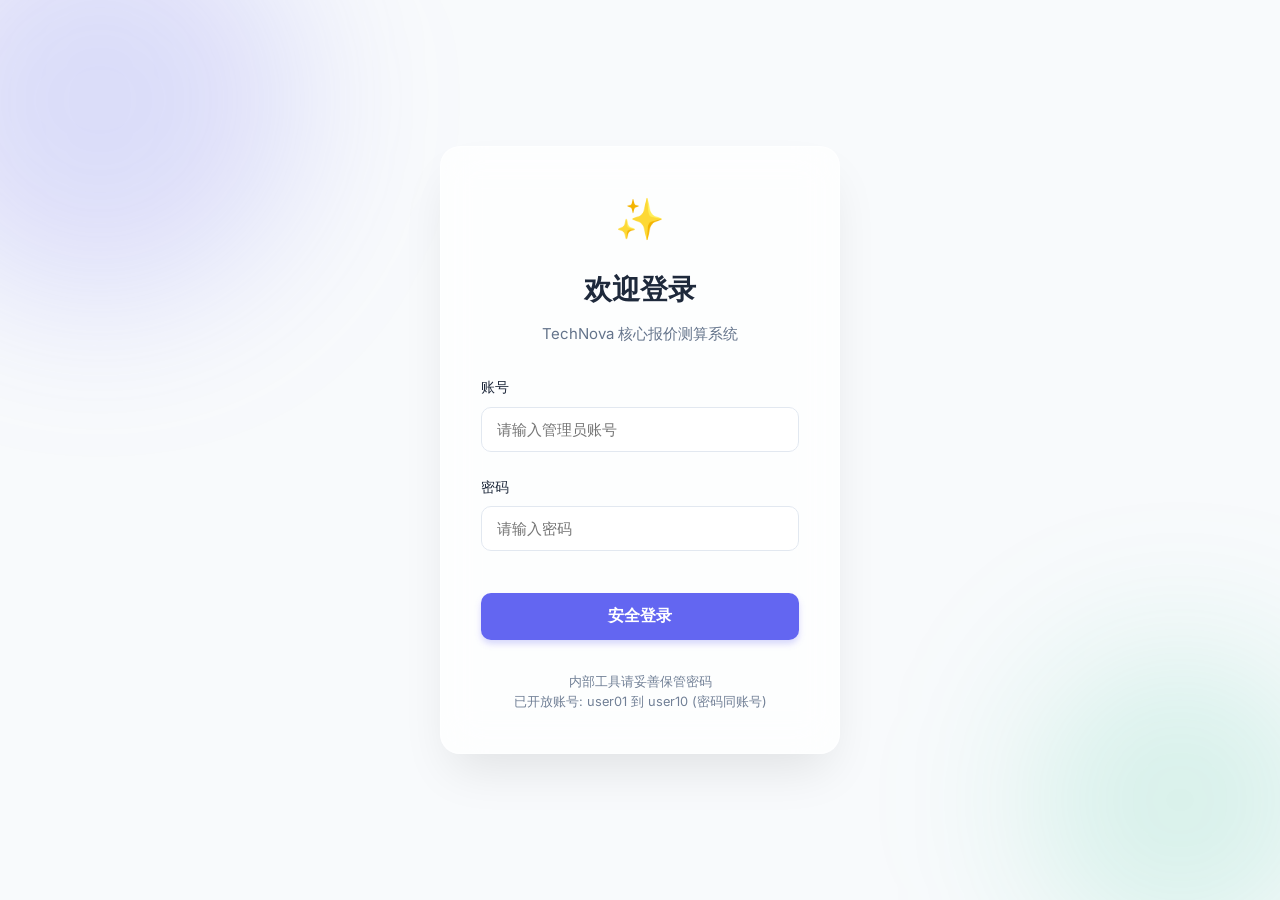
<file: login.html>
<!DOCTYPE html>
<html lang="zh-CN">

<head>
    <meta charset="UTF-8">
    <meta name="viewport" content="width=device-width, initial-scale=1.0">
    <title>登录系统 | TechNova</title>
    <!-- 引入谷歌字体 -->
    <link href="https://fonts.googleapis.com/css2?family=Inter:wght@400;500;600;700;800&display=swap" rel="stylesheet">
    <link rel="stylesheet" href="style.css">
    <script src="auth.js"></script>
</head>

<body class="login-body">
    <!-- 动态背景装饰 -->
    <div class="bg-shape shape-1"></div>
    <div class="bg-shape shape-2"></div>

    <div class="login-container">
        <div class="login-card glass-effect">
            <div class="login-header">
                <div class="logo-icon" style="font-size: 2.5rem; margin-bottom: 1rem;">✨</div>
                <h2>欢迎登录</h2>
                <p>TechNova 核心报价测算系统</p>
            </div>

            <form id="login-form" autocomplete="off">
                <div class="input-group" style="margin-bottom: 1.5rem;">
                    <label for="username">账号</label>
                    <div class="input-wrapper">
                        <input type="text" id="username" placeholder="请输入管理员账号" required>
                        <span class="focus-border"></span>
                    </div>
                </div>

                <div class="input-group" style="margin-bottom: 2rem;">
                    <label for="password">密码</label>
                    <div class="input-wrapper">
                        <input type="password" id="password" placeholder="请输入密码" required>
                        <span class="focus-border"></span>
                    </div>
                </div>

                <div id="login-error" class="hidden"
                    style="color: #e53e3e; font-size: 0.85rem; margin-bottom: 1rem; text-align: center;">
                    账号或密码不正确！
                </div>

                <button type="submit" class="btn-primary"
                    style="width: 100%; padding: 0.8rem; font-size: 1rem;">安全登录</button>
            </form>

            <div class="login-footer" style="text-align: center; margin-top: 2rem; font-size: 0.8rem; color: #718096;">
                内部工具请妥善保管密码 <br> 已开放账号: user01 到 user10 (密码同账号)
            </div>
        </div>
    </div>

    <script>
        // 检测是否已经处于登录状态，避免重复登录
        if (checkAuth()) {
            window.location.href = 'index.html';
        }

        document.getElementById('login-form').addEventListener('submit', function (e) {
            e.preventDefault();
            const user = document.getElementById('username').value;
            const pass = document.getElementById('password').value;
            const errDiv = document.getElementById('login-error');

            if (login(user, pass)) {
                // login.html里面login成功内部就会跳路由了
            } else {
                errDiv.classList.remove('hidden');
                // 震动效果动画(可选)
                const card = document.querySelector('.login-card');
                card.classList.add('shake');
                setTimeout(() => card.classList.remove('shake'), 500);
            }
        });
    </script>
</body>

</html>
</file>
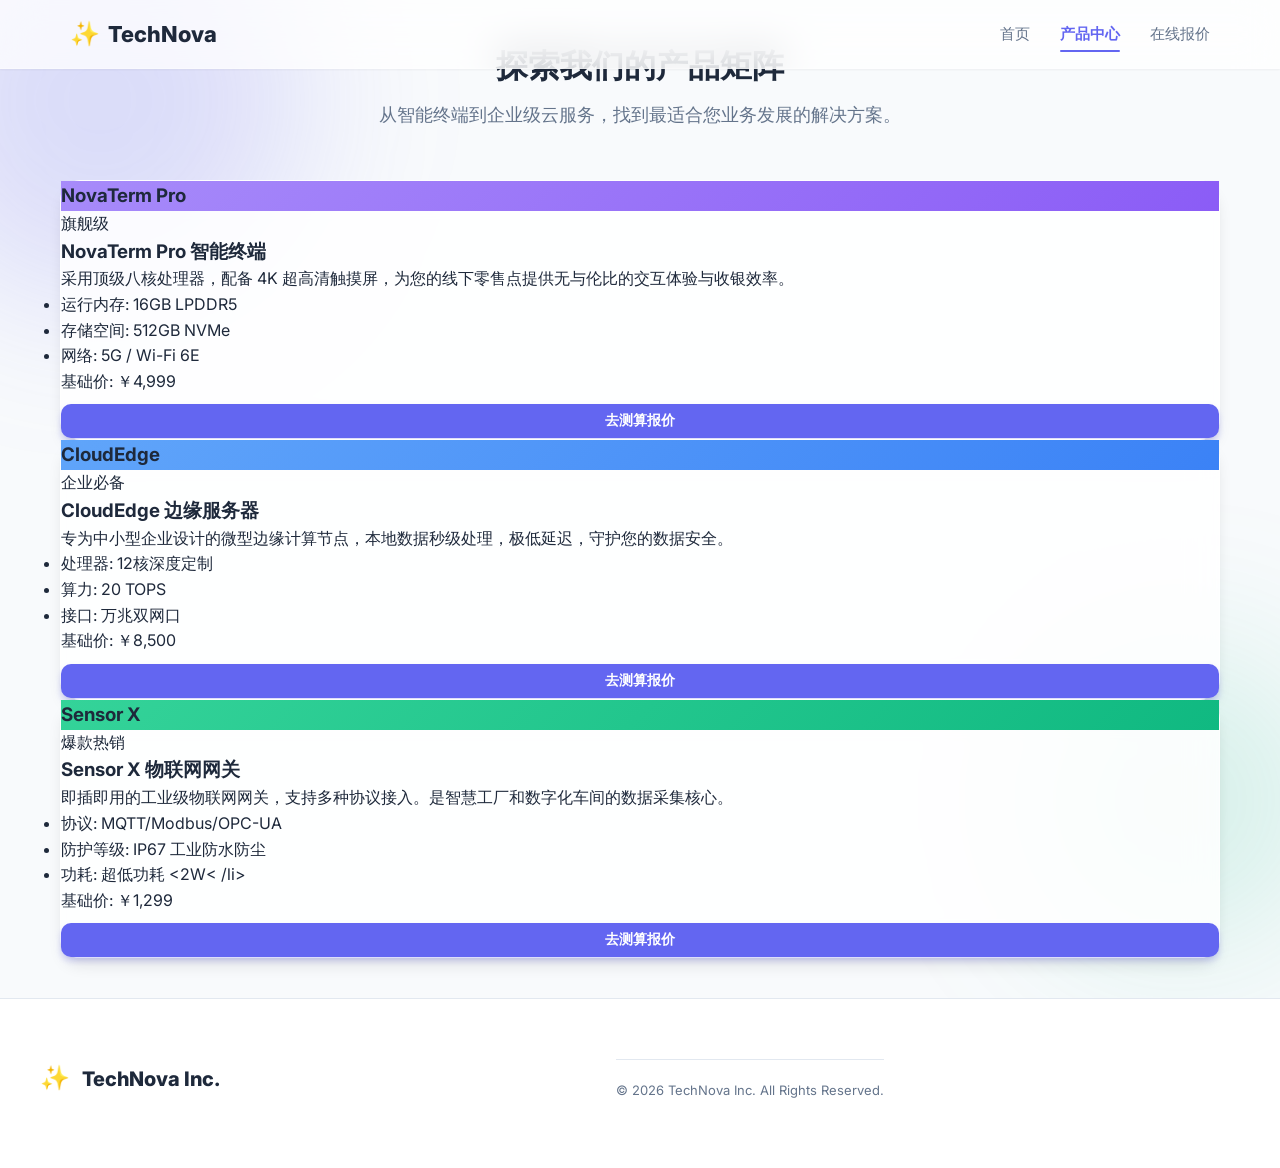
<file: products.html>
<!DOCTYPE html>
<html lang="zh-CN">

<head>
    <meta charset="UTF-8">
    <meta name="viewport" content="width=device-width, initial-scale=1.0">
    <title>产品中心 | TechNova</title>
    <link href="https://fonts.googleapis.com/css2?family=Inter:wght@400;500;600;700;800&display=swap" rel="stylesheet">
    <link rel="stylesheet" href="style.css">
</head>

<body>
    <div class="bg-shape shape-1"></div>
    <div class="bg-shape shape-2"></div>

    <!-- 全局导航栏 -->
    <nav class="global-nav glass-effect-nav">
        <div class="nav-container">
            <a href="index.html" class="nav-logo">
                <span class="logo-icon">✨</span> TechNova
            </a>
            <div class="nav-links">
                <a href="index.html" class="nav-link">首页</a>
                <a href="products.html" class="nav-link active">产品中心</a>
                <a href="quote.html" class="nav-link">在线报价</a>
            </div>
            <button class="mobile-menu-btn" id="mobileMenuBtn">
                <span></span><span></span><span></span>
            </button>
        </div>
    </nav>

    <!-- 主内容区 -->
    <main class="page-container">
        <div class="page-header">
            <h2>探索我们的产品矩阵</h2>
            <p>从智能终端到企业级云服务，找到最适合您业务发展的解决方案。</p>
        </div>

        <!-- 产品列表网格 -->
        <div class="products-grid">
            <!-- 产品卡片 1 -->
            <div class="product-card glass-effect">
                <div class="product-image" style="background: linear-gradient(135deg, #a78bfa, #8b5cf6);">
                    <h3>NovaTerm Pro</h3>
                </div>
                <div class="product-info">
                    <span class="product-badge">旗舰级</span>
                    <h3 class="product-name">NovaTerm Pro 智能终端</h3>
                    <p class="product-desc">采用顶级八核处理器，配备 4K 超高清触摸屏，为您的线下零售点提供无与伦比的交互体验与收银效率。</p>
                    <ul class="product-specs">
                        <li>运行内存: 16GB LPDDR5</li>
                        <li>存储空间: 512GB NVMe</li>
                        <li>网络: 5G / Wi-Fi 6E</li>
                    </ul>
                    <div class="product-price-action">
                        <div class="base-price">基础价: ￥4,999</div>
                        <button class="btn-primary btn-sm"
                            onclick="jumpToQuote('NovaTerm Pro 智能终端', 4999)">去测算报价</button>
                    </div>
                </div>
            </div>

            <!-- 产品卡片 2 -->
            <div class="product-card glass-effect">
                <div class="product-image" style="background: linear-gradient(135deg, #60a5fa, #3b82f6);">
                    <h3>CloudEdge</h3>
                </div>
                <div class="product-info">
                    <span class="product-badge">企业必备</span>
                    <h3 class="product-name">CloudEdge 边缘服务器</h3>
                    <p class="product-desc">专为中小型企业设计的微型边缘计算节点，本地数据秒级处理，极低延迟，守护您的数据安全。</p>
                    <ul class="product-specs">
                        <li>处理器: 12核深度定制</li>
                        <li>算力: 20 TOPS</li>
                        <li>接口: 万兆双网口</li>
                    </ul>
                    <div class="product-price-action">
                        <div class="base-price">基础价: ￥8,500</div>
                        <button class="btn-primary btn-sm" onclick="jumpToQuote('CloudEdge 边缘服务器', 8500)">去测算报价</button>
                    </div>
                </div>
            </div>

            <!-- 产品卡片 3 -->
            <div class="product-card glass-effect">
                <div class="product-image" style="background: linear-gradient(135deg, #34d399, #10b981);">
                    <h3>Sensor X</h3>
                </div>
                <div class="product-info">
                    <span class="product-badge">爆款热销</span>
                    <h3 class="product-name">Sensor X 物联网网关</h3>
                    <p class="product-desc">即插即用的工业级物联网网关，支持多种协议接入。是智慧工厂和数字化车间的数据采集核心。</p>
                    <ul class="product-specs">
                        <li>协议: MQTT/Modbus/OPC-UA</li>
                        <li>防护等级: IP67 工业防水防尘</li>
                        <li>功耗: 超低功耗 <2W< /li>
                    </ul>
                    <div class="product-price-action">
                        <div class="base-price">基础价: ￥1,299</div>
                        <button class="btn-primary btn-sm" onclick="jumpToQuote('Sensor X 物联网网关', 1299)">去测算报价</button>
                    </div>
                </div>
            </div>
        </div>
    </main>

    <!-- 全局页脚 -->
    <footer class="global-footer">
        <div class="footer-content">
            <div class="footer-brand">
                <div class="logo-icon">✨</div>
                <span>TechNova Inc.</span>
            </div>
            <div class="footer-bottom">
                <p>&copy; 2026 TechNova Inc. All Rights Reserved.</p>
            </div>
        </div>
    </footer>

    <script src="main.js"></script>
    <script>
        // 跳转到报价页面并携带参数
        function jumpToQuote(productName, costPrice) {
            // 利用 URL 参数传递产品信息
            const params = new URLSearchParams();
            params.append('name', productName);
            params.append('cost', costPrice);
            window.location.href = `quote.html?${params.toString()}`;
        }
    </script>
</body>

</html>
</file>
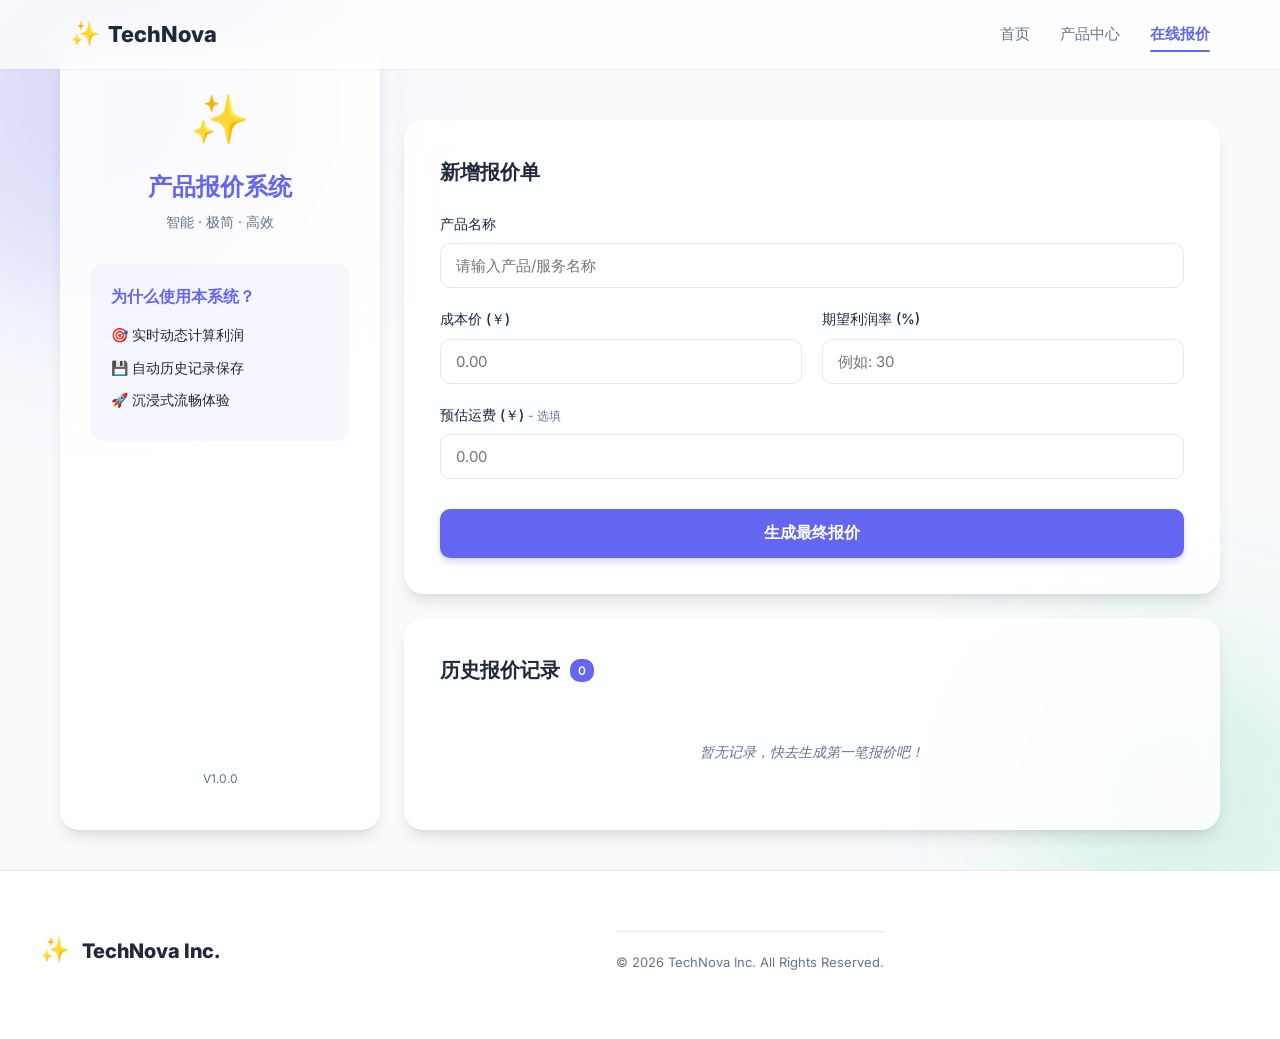
<file: quote.html>
<!DOCTYPE html>
<html lang="zh-CN">

<head>
    <meta charset="UTF-8">
    <meta name="viewport" content="width=device-width, initial-scale=1.0">
    <title>在线报价 | TechNova</title>
    <!-- 引入谷歌字体 -->
    <link href="https://fonts.googleapis.com/css2?family=Inter:wght@400;500;600;700;800&display=swap" rel="stylesheet">
    <link rel="stylesheet" href="style.css">
</head>

<body>
    <div class="bg-shape shape-1"></div>
    <div class="bg-shape shape-2"></div>

    <!-- 全局导航栏 -->
    <nav class="global-nav glass-effect-nav">
        <div class="nav-container">
            <a href="index.html" class="nav-logo">
                <span class="logo-icon">✨</span> TechNova
            </a>
            <div class="nav-links">
                <a href="index.html" class="nav-link">首页</a>
                <a href="products.html" class="nav-link">产品中心</a>
                <a href="quote.html" class="nav-link active">在线报价</a>
            </div>
            <button class="mobile-menu-btn" id="mobileMenuBtn">
                <span></span><span></span><span></span>
            </button>
        </div>
    </nav>

    <!-- 主内容区包裹层 -->
    <main class="quote-page-wrapper">
        <div class="app-container">
            <!-- 侧边栏/标题区 -->
            <header class="sidebar glass-effect">
                <div class="logo-area">
                    <div class="logo-icon">✨</div>
                    <h1>产品报价系统</h1>
                    <p class="subtitle">智能 <span>·</span> 极简 <span>·</span> 高效</p>
                </div>

                <div class="info-section">
                    <h3>为什么使用本系统？</h3>
                    <ul>
                        <li>🎯 实时动态计算利润</li>
                        <li>💾 自动历史记录保存</li>
                        <li>🚀 沉浸式流畅体验</li>
                    </ul>
                </div>

                <div class="footer-note">
                    V1.0.0
                </div>
            </header>

            <!-- 主内容区 -->
            <main class="main-content">
                <div class="calculator-card glass-effect">
                    <h2 class="card-title">新增报价单</h2>

                    <form id="quote-form">
                        <div class="input-group">
                            <label for="product-name">产品名称</label>
                            <div class="input-wrapper">
                                <input type="text" id="product-name" placeholder="请输入产品/服务名称" required>
                                <span class="focus-border"></span>
                            </div>
                        </div>

                        <div class="row">
                            <div class="input-group half">
                                <label for="cost-price">成本价 (￥)</label>
                                <div class="input-wrapper">
                                    <input type="number" id="cost-price" placeholder="0.00" min="0" step="0.01"
                                        required>
                                    <span class="focus-border"></span>
                                </div>
                            </div>

                            <div class="input-group half">
                                <label for="profit-margin">期望利润率 (%)</label>
                                <div class="input-wrapper">
                                    <input type="number" id="profit-margin" placeholder="例如: 30" min="0" required>
                                    <span class="focus-border"></span>
                                </div>
                            </div>
                        </div>

                        <div class="input-group">
                            <label for="shipping-fee">预估运费 (￥) <span class="optional">- 选填</span></label>
                            <div class="input-wrapper">
                                <input type="number" id="shipping-fee" placeholder="0.00" min="0" step="0.01">
                                <span class="focus-border"></span>
                            </div>
                        </div>

                        <button type="button" class="btn-primary" onclick="calculateQuote()">生成最终报价</button>
                    </form>

                    <!-- 结果展示区 -->
                    <div id="result-container" class="result-container hidden">
                        <h3>📢 报价结果</h3>
                        <div class="result-detail">
                            <div class="detail-item">
                                <span class="label">产品:</span>
                                <span id="res-name" class="value text-highlight">-</span>
                            </div>
                            <div class="detail-item">
                                <span class="label">基础成本:</span>
                                <span id="res-cost" class="value">-</span>
                            </div>
                            <div class="detail-item">
                                <span class="label">运费:</span>
                                <span id="res-shipping" class="value">-</span>
                            </div>
                            <div class="detail-item">
                                <span class="label">预计利润:</span>
                                <span id="res-profit" class="value text-success">-</span>
                            </div>
                        </div>

                        <div class="final-price-box">
                            <span class="fp-label">最终报价金</span>
                            <span class="fp-currency">￥</span>
                            <span id="res-final-price" class="fp-amount">0.00</span>
                        </div>

                        <button class="btn-secondary" onclick="resetForm()">重新计算</button>
                    </div>
                </div>

                <!-- 历史记录区域 -->
                <div class="history-card glass-effect mt-5">
                    <h2 class="card-title">历史报价记录 <span id="history-count" class="badge">0</span></h2>
                    <div class="history-list" id="history-list">
                        <div class="empty-state">暂无记录，快去生成第一笔报价吧！</div>
                    </div>
                </div>
            </main>
        </div>
    </main>

    <!-- 全局页脚 -->
    <footer class="global-footer">
        <div class="footer-content">
            <div class="footer-brand">
                <div class="logo-icon">✨</div>
                <span>TechNova Inc.</span>
            </div>
            <div class="footer-bottom">
                <p>&copy; 2026 TechNova Inc. All Rights Reserved.</p>
            </div>
        </div>
    </footer>

    <script src="main.js"></script>
    <script src="script.js"></script>
</body>

</html>
</file>
<file: style.css>
/* =========================================================================
   全局变量与基础设置 (Global Variables & Normalization)
   ========================================================================= */
:root {
    --primary-color: #6366f1;
    /* 现代靛蓝 */
    --primary-hover: #4f46e5;
    --bg-color: #f8fafc;
    --text-main: #1e293b;
    --text-muted: #64748b;
    --card-bg: rgba(255, 255, 255, 0.85);
    /* 玻璃态背景 */
    --nav-bg: rgba(255, 255, 255, 0.75);
    /* 更透明的导航栏背景 */
    --border-color: #e2e8f0;
    --success-color: #10b981;
    --danger-color: #ef4444;

    --shadow-sm: 0 1px 2px 0 rgba(0, 0, 0, 0.05);
    --shadow-md: 0 4px 6px -1px rgba(0, 0, 0, 0.1), 0 2px 4px -1px rgba(0, 0, 0, 0.06);
    --shadow-lg: 0 10px 15px -3px rgba(0, 0, 0, 0.1), 0 4px 6px -2px rgba(0, 0, 0, 0.05);
}

* {
    margin: 0;
    padding: 0;
    box-sizing: border-box;
}

body {
    font-family: 'Inter', system-ui, -apple-system, sans-serif;
    background-color: var(--bg-color);
    color: var(--text-main);
    line-height: 1.6;
    min-height: 100vh;
    display: flex;
    flex-direction: column;
    /* 改为整体纵向列布局，不再使用绝对居中 */
    position: relative;
    overflow-x: hidden;
}

/* 动态背景装饰 */
.bg-shape {
    position: fixed;
    /* 改为 fixed 以便滚动时依然可见 */
    border-radius: 50%;
    filter: blur(80px);
    z-index: -1;
    animation: float 10s infinite ease-in-out alternate;
}

.shape-1 {
    width: 400px;
    height: 400px;
    background: rgba(99, 102, 241, 0.2);
    top: -100px;
    left: -100px;
}

.shape-2 {
    width: 300px;
    height: 300px;
    background: rgba(16, 185, 129, 0.15);
    bottom: -50px;
    right: -50px;
    animation-delay: -5s;
}

@keyframes float {
    0% {
        transform: translateY(0) scale(1);
    }

    100% {
        transform: translateY(-30px) scale(1.05);
    }
}

/* 渐变文字效果 */
.text-gradient {
    background: linear-gradient(135deg, var(--primary-color), #8b5cf6);
    -webkit-background-clip: text;
    background-clip: text;
    -webkit-text-fill-color: transparent;
}

/* =========================================================================
   组件：毛玻璃效果 (Glassmorphism Utilities)
   ========================================================================= */
.glass-effect {
    background: var(--card-bg);
    backdrop-filter: blur(16px);
    -webkit-backdrop-filter: blur(16px);
    border: 1px solid rgba(255, 255, 255, 0.5);
    border-radius: 20px;
    box-shadow: var(--shadow-lg);
}

.glass-effect-nav {
    background: var(--nav-bg);
    backdrop-filter: blur(20px);
    -webkit-backdrop-filter: blur(20px);
    border-bottom: 1px solid rgba(255, 255, 255, 0.3);
    box-shadow: var(--shadow-sm);
}

/* =========================================================================
   全局导航栏 (Global Navigation)
   ========================================================================= */
.global-nav {
    position: fixed;
    top: 0;
    left: 0;
    width: 100%;
    z-index: 1000;
    transition: all 0.3s ease;
}

.nav-container {
    max-width: 1200px;
    margin: 0 auto;
    padding: 15px 30px;
    display: flex;
    justify-content: space-between;
    align-items: center;
}

.nav-logo {
    font-size: 22px;
    font-weight: 800;
    color: var(--text-main);
    text-decoration: none;
    display: flex;
    align-items: center;
    gap: 8px;
}

.nav-logo .logo-icon {
    font-size: 24px;
}

.nav-links {
    display: flex;
    gap: 30px;
    align-items: center;
}

.nav-link {
    text-decoration: none;
    color: var(--text-muted);
    font-weight: 500;
    font-size: 15px;
    transition: color 0.2s;
    position: relative;
}

.nav-link:hover {
    color: var(--primary-color);
}

.nav-link.active {
    color: var(--primary-color);
    font-weight: 600;
}

.nav-link.active::after {
    content: '';
    position: absolute;
    bottom: -6px;
    left: 0;
    width: 100%;
    height: 2px;
    background: var(--primary-color);
    border-radius: 2px;
}

/* 移动端菜单按钮 (基础样式，JS控制展开) */
.mobile-menu-btn {
    display: none;
    background: none;
    border: none;
    cursor: pointer;
    flex-direction: column;
    gap: 5px;
}

.mobile-menu-btn span {
    width: 25px;
    height: 3px;
    background-color: var(--text-main);
    border-radius: 3px;
    transition: all 0.3s;
}

@media (max-width: 768px) {
    .nav-links {
        display: none;
        /* 简化：移动端默认隐藏，后续用JS做展开 */
        position: absolute;
        top: 100%;
        left: 0;
        width: 100%;
        background: var(--card-bg);
        flex-direction: column;
        padding: 20px;
        box-shadow: var(--shadow-md);
    }

    .nav-links.show {
        display: flex;
    }

    .mobile-menu-btn {
        display: flex;
    }
}

/* =========================================================================
   通用页面容器 (Pages Container - Used for content below Nav)
   ========================================================================= */
main {
    flex: 1;
    /* 推送 Footer 到最底部 */
    margin-top: 80px;
    /* 为固定的 Nav 留出空间 */
    width: 100%;
}

.page-container {
    max-width: 1200px;
    margin: 40px auto;
    padding: 0 20px;
}

.page-header {
    text-align: center;
    margin-bottom: 50px;
}

.page-header h2 {
    font-size: 32px;
    font-weight: 800;
    margin-bottom: 10px;
    color: var(--text-main);
}

.page-header p {
    color: var(--text-muted);
    font-size: 18px;
    max-width: 600px;
    margin: 0 auto;
}

/* =========================================================================
   组件：按钮 (Buttons)
   ========================================================================= */
button,
.btn-primary,
.btn-secondary {
    display: inline-block;
    padding: 14px 24px;
    border: none;
    border-radius: 10px;
    font-size: 16px;
    font-weight: 600;
    cursor: pointer;
    text-decoration: none;
    transition: all 0.2s ease;
    text-align: center;
}

.btn-primary {
    background: var(--primary-color);
    color: white;
    box-shadow: 0 4px 6px rgba(99, 102, 241, 0.25);
}

.btn-primary:hover {
    background: var(--primary-hover);
    transform: translateY(-2px);
    box-shadow: 0 6px 12px rgba(99, 102, 241, 0.3);
}

.btn-secondary {
    background: white;
    color: var(--text-main);
    border: 1px solid var(--border-color);
}

.btn-secondary:hover {
    background: #f1f5f9;
}

.btn-sm {
    padding: 8px 16px;
    font-size: 14px;
}

/* =========================================================================
   首页特有样式 (Homepage Styles)
   ========================================================================= */
/* 头图/主视觉 (Hero Section) */
.hero-section {
    max-width: 1200px;
    margin: 60px auto;
    padding: 0 20px;
    display: flex;
    align-items: center;
    gap: 60px;
    min-height: 600px;
}

.hero-content {
    flex: 1;
}

.hero-title {
    font-size: 56px;
    font-weight: 800;
    line-height: 1.2;
    margin-bottom: 24px;
    color: var(--text-main);
}

.hero-subtitle {
    font-size: 18px;
    color: var(--text-muted);
    margin-bottom: 40px;
    max-width: 500px;
}

.hero-buttons {
    display: flex;
    gap: 20px;
}

.hero-image {
    flex: 1;
    height: 400px;
    border-radius: 24px;
    display: flex;
    justify-content: center;
    align-items: center;
    background: linear-gradient(135deg, rgba(255, 255, 255, 0.9), rgba(255, 255, 255, 0.4));
}

.mockup-content {
    text-align: center;
    width: 80%;
}

.mockup-content h3 {
    margin-bottom: 20px;
    color: var(--primary-color);
}

.mockup-chart {
    display: flex;
    align-items: flex-end;
    justify-content: space-around;
    height: 150px;
    gap: 10px;
}

.mockup-chart .bar {
    width: 40px;
    background: linear-gradient(to top, var(--primary-color), #a78bfa);
    border-radius: 6px 6px 0 0;
    animation: growBar 1.5s ease-out forwards;
    transform-origin: bottom;
}

@keyframes growBar {
    from {
        transform: scaleY(0);
    }

    to {
        transform: scaleY(1);
    }
}

@media (max-width: 992px) {
    .hero-section {
        flex-direction: column;
        text-align: center;
        margin: 40px auto;
    }

    .hero-subtitle {
        margin: 0 auto 40px;
    }

    .hero-buttons {
        justify-content: center;
    }

    .hero-image {
        width: 100%;
    }
}

/* =========================================================================
   登录页面专用样式 (Login Page Styles)
   ========================================================================= */

.login-body {
    display: flex;
    justify-content: center;
    align-items: center;
    min-height: 100vh;
    overflow: hidden;
    /* 防止背景滚动 */
}

.login-container {
    width: 100%;
    max-width: 440px;
    padding: 20px;
    z-index: 10;
}

.login-card {
    padding: 40px;
    border-radius: 20px;
    backdrop-filter: blur(20px);
    -webkit-backdrop-filter: blur(20px);
    background: rgba(255, 255, 255, 0.75);
    border: 1px solid rgba(255, 255, 255, 0.5);
    box-shadow: 0 25px 50px -12px rgba(0, 0, 0, 0.1);
}

.login-header {
    text-align: center;
    margin-bottom: 30px;
}

.login-header h2 {
    font-size: 28px;
    font-weight: 800;
    color: var(--text-main);
    margin-bottom: 10px;
}

.login-header p {
    color: var(--text-muted);
    font-size: 15px;
}

/* 错误提示小动效 */
.hidden {
    display: none !important;
}

@keyframes shake {

    0%,
    100% {
        transform: translateX(0);
    }

    10%,
    30%,
    50%,
    70%,
    90% {
        transform: translateX(-5px);
    }

    20%,
    40%,
    60%,
    80% {
        transform: translateX(5px);
    }
}

.shake {
    animation: shake 0.5s cubic-bezier(.36, .07, .19, .97) both;
}

/* =========================================================================
   页脚样式 (Footer Styles)
   ========================================================================= */
/* 原版代码中 app-container 直接裸露，需调整边距 */
.quote-page-wrapper {
    display: flex;
    justify-content: center;
    padding: 40px 20px;
    max-width: 1200px;
    margin: 0 auto;
}

.app-container {
    display: flex;
    width: 100%;
    /* 移除之前写死的高低限制，适应内容 */
    min-height: 70vh;
    gap: 24px;
}

@media (max-width: 850px) {
    .app-container {
        flex-direction: column;
    }
}

/* 侧边栏/主内容区适配调整 (来自旧设定) */
.sidebar {
    width: 320px;
    padding: 40px 30px;
    display: flex;
    flex-direction: column;
}

.sidebar .logo-area {
    text-align: center;
    margin-bottom: 30px;
}

.sidebar .logo-icon {
    font-size: 48px;
    margin-bottom: 10px;
}

.sidebar h1 {
    font-size: 24px;
    font-weight: 700;
    margin-bottom: 5px;
    color: var(--primary-color);
}

.sidebar .subtitle {
    color: var(--text-muted);
    font-size: 14px;
}

.sidebar .info-section {
    background: rgba(99, 102, 241, 0.05);
    padding: 20px;
    border-radius: 12px;
    margin-bottom: auto;
}

.sidebar .info-section h3 {
    font-size: 16px;
    margin-bottom: 15px;
    color: var(--primary-color);
}

.sidebar li {
    font-size: 14px;
    margin-bottom: 10px;
    list-style: none;
}

.sidebar .footer-note {
    text-align: center;
    font-size: 12px;
    color: var(--text-muted);
    margin-top: 20px;
}

@media (max-width: 850px) {
    .sidebar {
        width: 100%;
        display: none;
        /* 小屏简化显示，隐藏左侧边栏 */
    }
}

.main-content {
    flex: 1;
    display: flex;
    flex-direction: column;
    gap: 24px;
}

/* Quote 表单内部样式 (合并自旧代码) */
.calculator-card,
.history-card {
    padding: 35px;
}

.card-title {
    font-size: 20px;
    font-weight: 600;
    margin-bottom: 25px;
    display: flex;
    align-items: center;
    gap: 10px;
}

.badge {
    background: var(--primary-color);
    color: white;
    font-size: 12px;
    padding: 2px 8px;
    border-radius: 10px;
}

.input-group {
    margin-bottom: 20px;
}

.row {
    display: flex;
    gap: 20px;
}

.half {
    flex: 1;
}

@media (max-width: 480px) {
    .row {
        flex-direction: column;
        gap: 0;
    }
}

/* =========================================
   Excel Template Styles (Print & Display)
========================================= */

.print-template {
    background: #fff;
    padding: 2rem;
    margin-bottom: 2rem;
    border-radius: 8px;
    box-shadow: 0 4px 6px rgba(0, 0, 0, 0.05);
    color: #000;
    font-family: "SimSun", "Microsoft YaHei", sans-serif;
}

.excel-table {
    width: 100%;
    border-collapse: collapse;
    margin-bottom: 20px;
    color: #000;
}

.excel-table th,
.excel-table td {
    border: 1px solid #000;
    padding: 8px 4px;
    font-size: 14px;
    text-align: center;
}

.excel-table .table-title {
    font-size: 20px;
    font-weight: normal;
    padding: 12px;
}

.meta-row th,
.meta-row td {
    font-weight: normal;
}

.meta-row .label-cell {
    text-align: left;
    white-space: nowrap;
}

.meta-row .value-cell {
    text-align: left;
}

.meta-row .highlight-total {
    font-weight: bold;
}

.header-row th {
    font-weight: normal;
}

.left-align-cell {
    text-align: left !important;
    padding-left: 8px !important;
}

/* Toggle Internal/External */
.external-mode .internal-row,
.external-mode .internal-only-col {
    display: none !important;
}

.footer-terms p {
    margin: 4px 0;
    font-size: 14px;
    color: #000;
}

.footer-contact {
    margin-top: 30px;
    font-size: 14px;
    color: #000;
}

.footer-contact .company-name {
    margin-bottom: 8px;
}

.contact-grid {
    display: grid;
    grid-template-columns: auto 150px auto 150px;
    gap: 4px;
    justify-content: start;
}

.contact-grid .c-label {
    text-align: left;
}

.contact-grid .c-val {
    text-align: left;
}

.action-buttons {
    display: flex;
    gap: 1rem;
    margin-bottom: 1rem;
}

.flex-fill {
    flex: 1;
}

/* 打印时的专属样式 */
@media print {
    body {
        background: none;
        color: #000;
    }

    .bg-shape,
    .global-nav,
    .sidebar,
    .card-title,
    #quote-form,
    .history-card,
    .global-footer,
    .no-print {
        display: none !important;
    }

    .quote-page-wrapper,
    .app-container,
    .main-content,
    .calculator-card,
    .result-container {
        margin: 0;
        padding: 0;
        box-shadow: none;
        border: none;
        background: transparent;
        width: 100%;
        max-width: 100%;
    }

    .print-template {
        box-shadow: none;
        padding: 0;
    }
}

label {
    display: block;
    margin-bottom: 8px;
    font-size: 14px;
    font-weight: 500;
}

.optional {
    color: var(--text-muted);
    font-size: 12px;
    font-weight: normal;
}

input {
    width: 100%;
    padding: 12px 15px;
    border: 1px solid var(--border-color);
    border-radius: 10px;
    font-size: 15px;
    background: rgba(255, 255, 255, 0.9);
    transition: all 0.3s ease;
    font-family: inherit;
}

input:focus {
    outline: none;
    border-color: var(--primary-color);
    box-shadow: 0 0 0 3px rgba(99, 102, 241, 0.1);
}

button.btn-primary {
    width: 100%;
    margin-top: 10px;
}

button.btn-secondary {
    width: 100%;
    margin-top: 20px;
}

.result-container {
    margin-top: 30px;
    padding-top: 30px;
    border-top: 1px dashed var(--border-color);
    animation: slideDown 0.4s ease-out forwards;
}

.result-container.hidden {
    display: none;
}

@keyframes slideDown {
    from {
        opacity: 0;
        transform: translateY(-10px);
    }

    to {
        opacity: 1;
        transform: translateY(0);
    }
}

.result-container h3 {
    font-size: 16px;
    margin-bottom: 20px;
    color: var(--text-muted);
}

.result-detail {
    background: #f8fafc;
    border-radius: 12px;
    padding: 20px;
    margin-bottom: 20px;
}

.detail-item {
    display: flex;
    justify-content: space-between;
    margin-bottom: 12px;
    font-size: 15px;
}

.detail-item:last-child {
    margin-bottom: 0;
    padding-top: 12px;
    border-top: 1px solid var(--border-color);
}

.label {
    color: var(--text-muted);
}

.value {
    font-weight: 600;
}

.text-highlight {
    color: var(--primary-color);
}

.text-success {
    color: var(--success-color);
}

.final-price-box {
    background: linear-gradient(135deg, var(--primary-color), #8b5cf6);
    color: white;
    border-radius: 16px;
    padding: 25px;
    text-align: center;
    box-shadow: 0 10px 15px -3px rgba(99, 102, 241, 0.3);
}

.fp-label {
    display: block;
    font-size: 14px;
    opacity: 0.9;
    margin-bottom: 5px;
}

.fp-currency {
    font-size: 24px;
    font-weight: 500;
}

.fp-amount {
    font-size: 48px;
    font-weight: 700;
    letter-spacing: -1px;
}

.history-list {
    max-height: 200px;
    overflow-y: auto;
}

.history-list::-webkit-scrollbar {
    width: 4px;
}

.history-list::-webkit-scrollbar-thumb {
    background: #cbd5e1;
    border-radius: 2px;
}

.empty-state {
    text-align: center;
    color: var(--text-muted);
    font-size: 14px;
    padding: 30px 0;
    font-style: italic;
}

.history-item {
    background: rgba(255, 255, 255, 0.6);
    border: 1px solid var(--border-color);
    border-radius: 10px;
    padding: 15px;
    margin-bottom: 12px;
    display: flex;
    justify-content: space-between;
    align-items: center;
    transition: transform 0.2s ease;
}

.history-item:hover {
    transform: translateX(5px);
    background: white;
}

.hi-info {
    display: flex;
    flex-direction: column;
}

.hi-name {
    font-weight: 600;
    font-size: 15px;
    margin-bottom: 4px;
}

.hi-date {
    font-size: 12px;
    color: var(--text-muted);
}

.hi-price {
    font-size: 18px;
    font-weight: 700;
    color: var(--primary-color);
}


/* =========================================================================
   全局页脚 (Global Footer)
   ========================================================================= */
.global-footer {
    background: white;
    padding: 60px 20px 20px;
    border-top: 1px solid var(--border-color);
    margin-top: auto;
    /* 对于 flex-col 页面，将 footer 压向底部 */
}

.footer-content {
    max-width: 1200px;
    margin: 0 auto;
    display: flex;
    justify-content: space-between;
    flex-wrap: wrap;
    gap: 40px;
    margin-bottom: 40px;
}

.footer-brand {
    max-width: 300px;
}

.footer-brand .logo-icon {
    font-size: 24px;
    display: inline-block;
    margin-bottom: 10px;
}

.footer-brand span {
    font-size: 20px;
    font-weight: 800;
    margin-left: 8px;
    color: var(--text-main);
}

.footer-brand p {
    color: var(--text-muted);
    font-size: 14px;
    margin-top: 10px;
}

.footer-links h4,
.footer-contact h4 {
    font-size: 16px;
    font-weight: 600;
    margin-bottom: 20px;
    color: var(--text-main);
}

.footer-links a {
    display: block;
    text-decoration: none;
    color: var(--text-muted);
    margin-bottom: 10px;
    font-size: 14px;
    transition: color 0.2s;
}

.footer-links a:hover {
    color: var(--primary-color);
}

.footer-contact p {
    color: var(--text-muted);
    font-size: 14px;
    margin-bottom: 10px;
}

.footer-bottom {
    max-width: 1200px;
    margin: 0 auto;
    text-align: center;
    padding-top: 20px;
    border-top: 1px solid var(--border-color);
    color: var(--text-muted);
    font-size: 13px;
}
</file>
